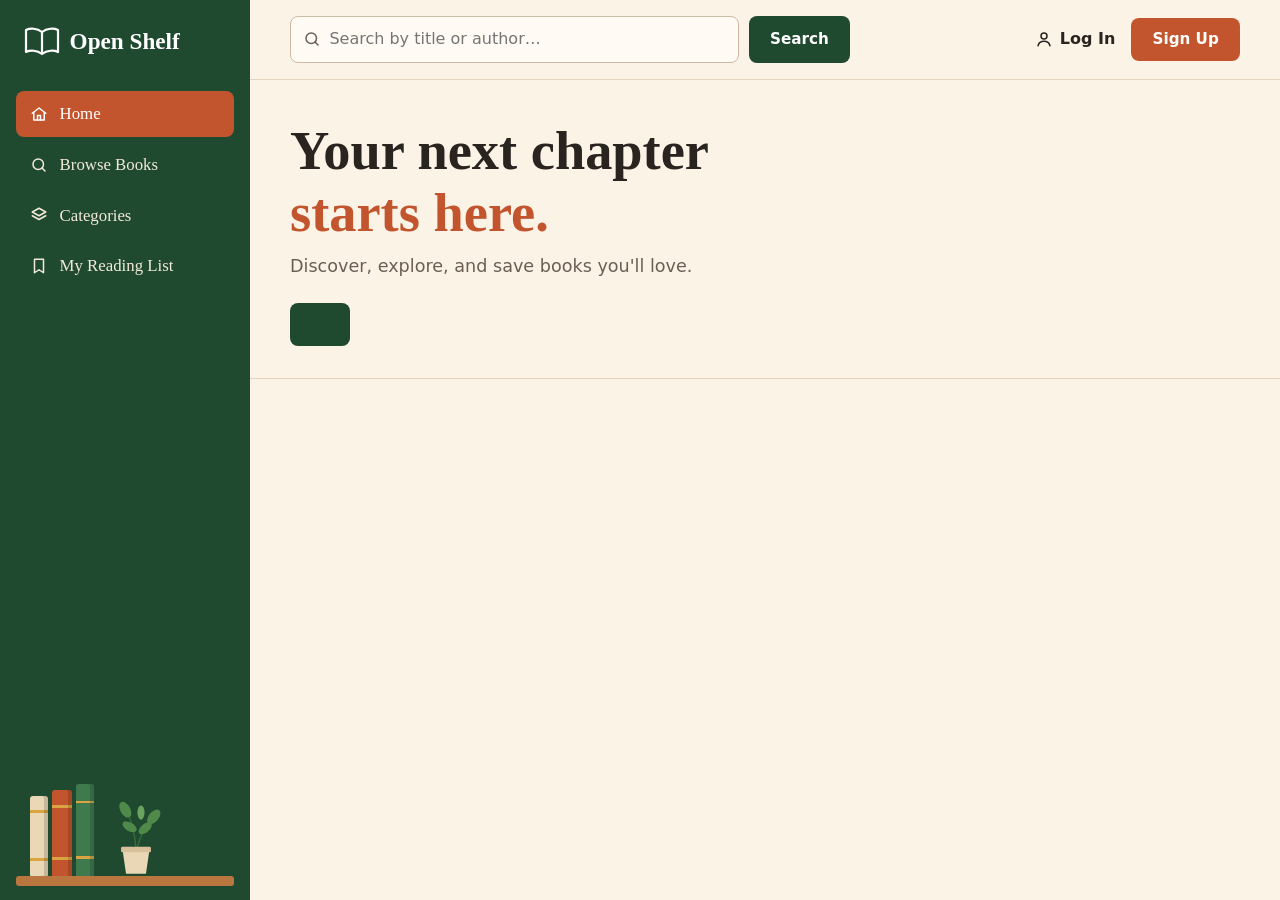
<file: index.html>
<!DOCTYPE html>
<html lang="en">
<head>
  <meta charset="UTF-8">
  <meta name="viewport" content="width=device-width, initial-scale=1.0">
  <title>Open Shelf — Digital Library Catalog</title>
  <meta name="description" content="Open Shelf: browse, search and save books from a digital library catalog.">
  <link rel="stylesheet" href="styles.css">
  <script src="auth.js" defer></script>
  <script src="search.js" defer></script>
</head>
<body data-page="home">
  <div class="app">

    <!-- ===== Sidebar ===== -->
    <aside class="sidebar">
      <a class="brand" href="index.html">
        <svg class="logo" viewBox="0 0 36 30" fill="none" stroke="currentColor" stroke-width="2.2" stroke-linejoin="round" aria-hidden="true">
          <path d="M18 6C13 2 6 2 2 4v22c4-2 11-2 16 2 5-4 12-4 16-2V4c-4-2-11-2-16 2z"/><path d="M18 6v22"/>
        </svg>
        Open Shelf
      </a>

      <nav class="side-nav" aria-label="Main">
        <ul>
          <li>
            <a href="index.html" aria-current="page">
              <svg class="icon" viewBox="0 0 24 24" aria-hidden="true"><path d="M3 11l9-7 9 7"/><path d="M5 10v10h14V10"/><path d="M10 20v-6h4v6"/></svg>
              Home
            </a>
          </li>
          <li>
            <a href="#featured">
              <svg class="icon" viewBox="0 0 24 24" aria-hidden="true"><circle cx="11" cy="11" r="7"/><path d="M20 20l-4-4"/></svg>
              Browse Books
            </a>
          </li>
          <li>
            <a href="#categories">
              <svg class="icon" viewBox="0 0 24 24" aria-hidden="true"><path d="M12 3l9 5-9 5-9-5 9-5z"/><path d="M3 13l9 5 9-5"/></svg>
              Categories
            </a>
          </li>
          <li>
            <a href="login.html">
              <svg class="icon" viewBox="0 0 24 24" aria-hidden="true"><path d="M6 3h12v18l-6-4-6 4z"/></svg>
              My Reading List
            </a>
          </li>
        </ul>
      </nav>

      <!-- Decorative shelf -->
      <div class="mini-shelf shelf" aria-hidden="true">
        <span class="book b4"></span>
        <span class="book b3"></span>
        <span class="book b2"></span>
        <svg class="plant" viewBox="0 0 90 110">
          <g fill="#4f8a4a">
            <path d="M45 75C44 55 40 35 30 15" stroke="#3a6b3a" stroke-width="2" fill="none"/>
            <path d="M46 75C50 55 58 40 72 28" stroke="#3a6b3a" stroke-width="2" fill="none"/>
            <ellipse cx="30" cy="18" rx="7" ry="12" transform="rotate(-30 30 18)"/>
            <ellipse cx="36" cy="42" rx="6" ry="11" transform="rotate(-60 36 42)"/>
            <ellipse cx="58" cy="44" rx="6" ry="11" transform="rotate(50 58 44)"/>
            <ellipse cx="70" cy="28" rx="7" ry="12" transform="rotate(40 70 28)"/>
            <ellipse cx="52" cy="22" rx="5" ry="10" fill="#6aa35f"/>
          </g>
          <path d="M26 74h38l-5 34H31z" fill="#e9d7b5"/>
          <rect x="24" y="70" width="42" height="8" rx="2" fill="#d8c19a"/>
        </svg>
      </div>
    </aside>

    <!-- ===== Main column ===== -->
    <div class="main">

      <header class="topbar">
        <!-- Search: search.js sends this to GET /api/books?q=… without reloading the page -->
        <form class="search" action="#featured" role="search" novalidate>
          <div class="search-field">
            <label for="search-input" class="visually-hidden">Search by title or author</label>
            <svg class="icon" viewBox="0 0 24 24" aria-hidden="true"><circle cx="11" cy="11" r="7"/><path d="M20 20l-4-4"/></svg>
            <input id="search-input" type="search" placeholder="Search by title or author…" maxlength="200" autocomplete="off" spellcheck="false" aria-controls="book-results">
          </div>
          <button class="btn btn-primary" type="submit">Search</button>
        </form>

        <!-- Signed out -->
        <div class="top-actions" data-auth-when="signed-out">
          <a class="top-link" href="login.html" data-auth-action="login">
            <svg class="icon" viewBox="0 0 24 24" aria-hidden="true"><circle cx="12" cy="8" r="4"/><path d="M4 21c1-4 4-6 8-6s7 2 8 6"/></svg>
            Log In
          </a>
          <a class="btn btn-accent" href="register.html" data-auth-action="register">Sign Up</a>
        </div>

        <!-- Signed in -->
        <div class="top-actions" data-auth-when="signed-in" hidden>
          <span class="user-chip">
            <svg class="icon" viewBox="0 0 24 24" aria-hidden="true"><circle cx="12" cy="8" r="4"/><path d="M4 21c1-4 4-6 8-6s7 2 8 6"/></svg>
            <span class="visually-hidden">Signed in as</span>
            <span class="user-email" data-auth-field="email"></span>
          </span>
          <button class="btn btn-outline" type="button" data-auth-action="logout">Log Out</button>
        </div>
      </header>

      <p class="auth-message topbar-message" data-auth-message role="alert" hidden></p>

      <main>
        <!-- ===== Hero ===== -->
        <section class="hero" aria-labelledby="hero-title">
          <div>
            <h1 id="hero-title">Your next chapter <span class="accent">starts here.</span></h1>
            <p>Discover, explore, and save books you'll love.</p>
            <div class="hero-actions">
              <a class="btn btn-primary" href="#featured">
                <svg class="icon" viewBox="0 0 24 24" aria-hidden="true"><path d="M12 6C9 4 5 4 2 5v14c3-1 7-1 10 1 3-2 7-2 10-1V5c-3-1-7-1-10
</file>
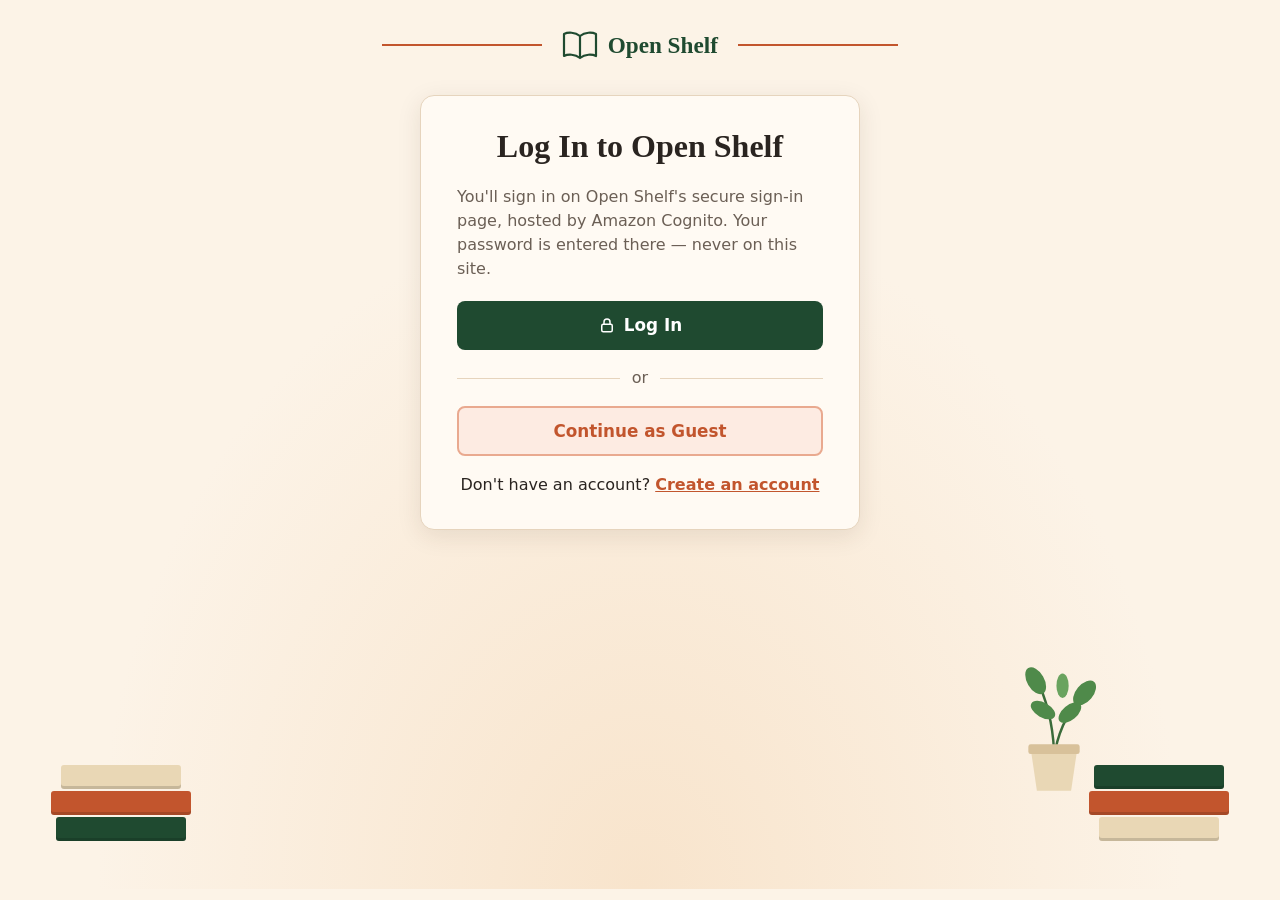
<file: login.html>
<!DOCTYPE html>
<html lang="en">
<head>
  <meta charset="UTF-8">
  <meta name="viewport" content="width=device-width, initial-scale=1.0">
  <!-- This page is the Cognito callback: don't leak ?code= in Referer headers -->
  <meta name="referrer" content="no-referrer">
  <title>Log In — Open Shelf</title>
  <link rel="stylesheet" href="styles.css">
  <script src="auth.js" defer></script>
</head>
<body data-page="login">
  <header class="auth-header">
    <a class="brand" href="index.html">
      <svg class="logo" viewBox="0 0 36 30" fill="none" stroke="currentColor" stroke-width="2.2" stroke-linejoin="round" aria-hidden="true">
        <path d="M18 6C13 2 6 2 2 4v22c4-2 11-2 16 2 5-4 12-4 16-2V4c-4-2-11-2-16 2z"/><path d="M18 6v22"/>
      </svg>
      Open Shelf
    </a>
  </header>

  <main class="auth-stage">
    <!-- Decorative stack, left -->
    <div class="deco deco-left" aria-hidden="true">
      <div class="book-stack">
        <span class="book-flat f3"></span>
        <span class="book-flat f2"></span>
        <span class="book-flat"></span>
      </div>
    </div>

    <section class="auth-card" aria-labelledby="login-title">
      <h1 id="login-title">Log In to Open Shelf</h1>

      <p class="auth-message" data-auth-message role="alert" hidden></p>

      <noscript>
        <p class="auth-message">JavaScript is required to sign in. You can still browse as a guest.</p>
      </noscript>

      <!-- Shown while the authorization code is being exchanged -->
      <div class="auth-status" data-auth-when="processing" role="status" hidden>
        <span class="spinner" aria-hidden="true"></span>
        Signing you in…
      </div>

      <!-- Signed out -->
      <div data-auth-when="signed-out">
        <p class="auth-lead">
          You'll sign in on Open Shelf's secure sign-in page, hosted by Amazon Cognito.
          Your password is entered there — never on this site.
        </p>

        <a class="btn btn-primary btn-block" href="login.html" data-auth-action="login">
          <svg class="icon" viewBox="0 0 24 24" aria-hidden="true"><rect x="5" y="11" width="14" height="10" rx="2"/><path d="M8 11V8a4 4 0 0 1 8 0v3"/></svg>
          Log In
        </a>

        <div class="divider">or</div>

        <a class="btn btn-outline-accent btn-block" href="index.html#featured">Continue as Guest</a>

        <p class="switch-auth">Don't have an account? <a href="register.html" data-auth-action="register">Create an account</a></p>
      </div>

      <!-- Signed in -->
      <div data-auth-when="signed-in" hidden>
        <p class="auth-lead">You're signed in as <strong data-auth-field="email"></strong>.</p>

        <a class="btn btn-primary btn-block" href="index.html#featured">Browse the Catalog</a>

        <div class="divider">or</div>

        <button class="btn btn-outline-accent btn-block" type="button" data-auth-action="logout">Log Out</button>
      </div>
    </section>

    <!-- Decorative stack + plant, right -->
    <div class="deco deco-right" aria-hidden="true">
      <div class="book-stack">
        <span class="book-flat"></span>
        <span class="book-flat f2"></span>
        <span class="book-flat f3"></span>
      </div>
      <svg class="plant" viewBox="0 0 90 110">
        <g fill="#4f8a4a">
          <path d="M45 75C44 55 40 35 30 15" stroke="#3a6b3a" stroke-width="2" fill="none"/>
          <path d="M46 75C50 55 58 40 72 28" stroke="#3a6b3a" stroke-width="2" fill="none"/>
          <ellipse cx="30" cy="18" rx="7" ry="12" transform="rotate(-30 30 18)"/>
          <ellipse cx="36" cy="42" rx="6" ry="11" transform="rotate(-60 36 42)"/>
          <ellipse cx="58" cy="44" rx="6" ry="11" transform="rotate(50 58 44)"/>
          <ellipse cx="70" cy="28" rx="7" ry="12" transform="rotate(40 70 28)"/>
          <ellipse cx="52" cy="22" rx="5" ry="10" fill="#6aa35f"/>
        </g>
        <path d="M26 74h38l-5 34H31z" fill="#e9d7b5"/>
        <rect x="24" y="70" width="42" height="8" rx="2" fill="#d8c19a"/>
      </svg>
    </div>
  </main>
</body>
</html>
</file>
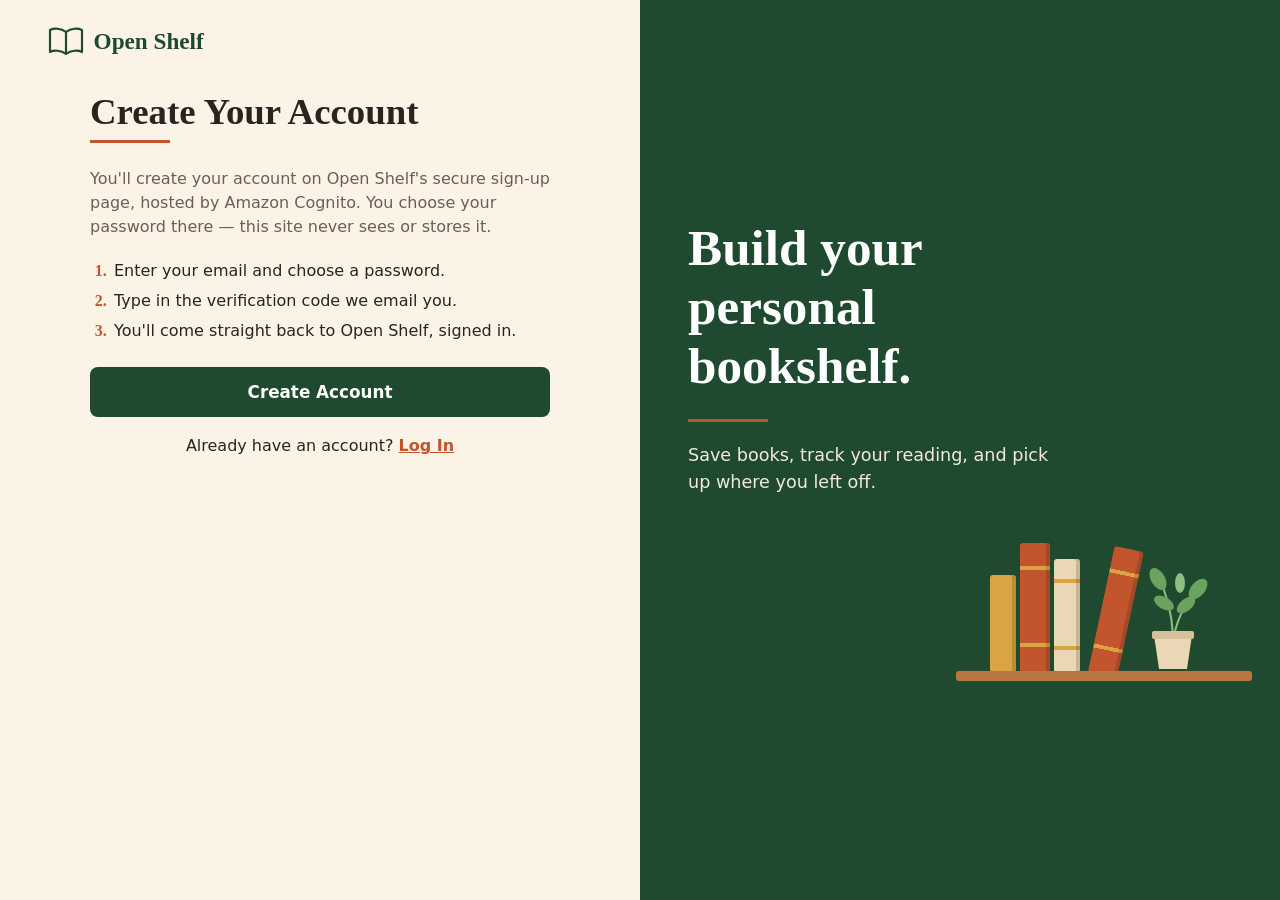
<file: register.html>
<!DOCTYPE html>
<html lang="en">
<head>
  <meta charset="UTF-8">
  <meta name="viewport" content="width=device-width, initial-scale=1.0">
  <title>Create Your Account — Open Shelf</title>
  <link rel="stylesheet" href="styles.css">
  <script src="auth.js" defer></script>
</head>
<body data-page="register">
  <div class="register-layout">

    <!-- ===== Account side ===== -->
    <main class="register-form-side">
      <a class="brand" href="index.html">
        <svg class="logo" viewBox="0 0 36 30" fill="none" stroke="currentColor" stroke-width="2.2" stroke-linejoin="round" aria-hidden="true">
          <path d="M18 6C13 2 6 2 2 4v22c4-2 11-2 16 2 5-4 12-4 16-2V4c-4-2-11-2-16 2z"/><path d="M18 6v22"/>
        </svg>
        Open Shelf
      </a>

      <div class="form-wrap">
        <h1 id="register-title">Create Your Account</h1>
        <hr class="title-rule">

        <p class="auth-message" data-auth-message role="alert" hidden></p>

        <noscript>
          <p class="auth-message">JavaScript is required to create an account.</p>
        </noscript>

        <!-- Signed out -->
        <div data-auth-when="signed-out">
          <p class="auth-lead">
            You'll create your account on Open Shelf's secure sign-up page, hosted by Amazon Cognito.
            You choose your password there — this site never sees or stores it.
          </p>

          <ol class="auth-steps">
            <li>Enter your email and choose a password.</li>
            <li>Type in the verification code we email you.</li>
            <li>You'll come straight back to Open Shelf, signed in.</li>
          </ol>

          <a class="btn btn-primary btn-block" href="register.html" data-auth-action="register">Create Account</a>

          <p class="switch-auth">Already have an account? <a href="login.html" data-auth-action="login">Log In</a></p>
        </div>

        <!-- Signed in -->
        <div data-auth-when="signed-in" hidden>
          <p class="auth-lead">You're already signed in as <strong data-auth-field="email"></strong>.</p>
          <a class="btn btn-primary btn-block" href="index.html#featured">Browse the Catalog</a>
          <p class="switch-auth">Not you? <a href="index.html" data-auth-action="logout">Log out</a></p>
        </div>
      </div>
    </main>

    <!-- ===== Promo side ===== -->
    <aside class="register-promo">
      <h2>Build your personal bookshelf.</h2>
      <hr class="title-rule">
      <p>Save books, track your reading, and pick up where you left off.</p>

      <div class="shelf" aria-hidden="true">
        <span class="book b6"></span>
        <span class="book b3"></span>
        <span class="book b4"></span>
        <span class="book b3 lean"></span>
        <svg class="plant" viewBox="0 0 90 110">
          <g fill="#6aa35f">
            <path d="M45 75C44 55 40 35 30 15" stroke="#8cc07f" stroke-width="2" fill="none"/>
            <path d="M46 75C50 55 58 40 72 28" stroke="#8cc07f" stroke-width="2" fill="none"/>
            <ellipse cx="30" cy="18" rx="7" ry="12" transform="rotate(-30 30 18)"/>
            <ellipse cx="36" cy="42" rx="6" ry="11" transform="rotate(-60 36 42)"/>
            <ellipse cx="58" cy="44" rx="6" ry="11" transform="rotate(50 58 44)"/>
            <ellipse cx="70" cy="28" rx="7" ry="12" transform="rotate(40 70 28)"/>
            <ellipse cx="52" cy="22" rx="5" ry="10" fill="#8cc07f"/>
          </g>
          <path d="M26 74h38l-5 34H31z" fill="#e9d7b5"/>
          <rect x="24" y="70" width="42" height="8" rx="2" fill="#d8c19a"/>
        </svg>
      </div>
    </aside>
  </div>
</body>
</html>
</file>
<file: styles.css>
/* ==========================================================
   Open Shelf — shared stylesheet
   Used by index.html, login.html and register.html
   ========================================================== */

/* ---------- Design tokens ---------- */
:root {
  --green: #1f4a30;
  --green-dark: #1a3d28;
  --green-soft: #dfe8d9;
  --cream: #fcf3e7;
  --cream-deep: #f8e4cc;
  --paper: #fffaf3;
  --rust: #c2552d;
  --rust-dark: #a64522;
  --gold: #d9a441;
  --ink: #2a2420;
  --muted: #6b5f55;
  --line: #e6d4bd;

  --font-head: Georgia, "Iowan Old Style", "Times New Roman", serif;
  --font-body: "Segoe UI", system-ui, -apple-system, Roboto, Arial, sans-serif;

  --radius: 10px;
  --shadow: 0 6px 24px rgba(60, 40, 20, 0.10);
}

/* ---------- Base ---------- */
*,
*::before,
*::after { box-sizing: border-box; }

[hidden] { display: none !important; }

html { scroll-behavior: smooth; }

body {
  margin: 0;
  font-family: var(--font-body);
  color: var(--ink);
  background: var(--cream);
  line-height: 1.5;
}

h1, h2, h3 {
  font-family: var(--font-head);
  line-height: 1.15;
  margin: 0 0 0.5rem;
}

a { color: var(--rust); }
a:hover { color: var(--rust-dark); }

img, svg { display: block; }

.icon {
  width: 18px;
  height: 18px;
  flex-shrink: 0;
  fill: none;
  stroke: currentColor;
  stroke-width: 2;
  stroke-linecap: round;
  stroke-linejoin: round;
}

.visually-hidden {
  position: absolute;
  width: 1px;
  height: 1px;
  overflow: hidden;
  clip: rect(0 0 0 0);
  white-space: nowrap;
}

:focus-visible {
  outline: 3px solid var(--gold);
  outline-offset: 2px;
}

/* ---------- Brand ---------- */
.brand {
  display: inline-flex;
  align-items: center;
  gap: 0.6rem;
  font-family: var(--font-head);
  font-size: 1.45rem;
  font-weight: 700;
  color: var(--green);
  text-decoration: none;
}
.brand:hover { color: var(--green-dark); }
.brand .logo { width: 36px; height: 30px; }

/* ---------- Buttons ---------- */
.btn {
  display: inline-flex;
  align-items: center;
  justify-content: center;
  gap: 0.5rem;
  padding: 0.65rem 1.2rem;
  border: 2px solid transparent;
  border-radius: 8px;
  font: 600 0.95rem var(--font-body);
  text-decoration: none;
  cursor: pointer;
  transition: background 0.15s, color 0.15s, border-color 0.15s;
}
.btn-primary { background: var(--green); color: #fff; }
.btn-primary:hover { background: var(--green-dark); color: #fff; }

.btn-accent { background: var(--rust); color: #fff; }
.btn-accent:hover { background: var(--rust-dark); color: #fff; }

.btn-outline {
  background: var(--paper);
  color: var(--ink);
  border-color: var(--green);
}
.btn-outline:hover { background: var(--green-soft); color: var(--ink); }

.btn-outline-accent {
  background: #fdebe2;
  color: var(--rust);
  border-color: #e9a98f;
}
.btn-outline-accent:hover { background: #fadccf; color: var(--rust-dark); }

.btn-block { width: 100%; padding: 0.8rem 1rem; font-size: 1.05rem; }

.btn[aria-disabled="true"] { opacity: 0.65; cursor: progress; pointer-events: none; }

/* ==========================================================
   HOME PAGE
   ========================================================== */
.app {
  display: grid;
  grid-template-columns: 250px 1fr;
  min-height: 100vh;
}

/* ---------- Sidebar ---------- */
.sidebar {
  position: sticky;
  top: 0;
  height: 100vh;
  display: flex;
  flex-direction: column;
  padding: 1.5rem 1rem;
  background: var(--green);
  color: #f3ead9;
}
.sidebar .brand { color: #fff; margin: 0 0.5rem 2rem; }

.side-nav ul { list-style: none; margin: 0; padding: 0; }
.side-nav li + li { margin-top: 0.3rem; }
.side-nav a {
  display: flex;
  align-items: center;
  gap: 0.75rem;
  padding: 0.65rem 0.85rem;
  border-radius: 8px;
  font-family: var(--font-head);
  font-size: 1.05rem;
  color: #f3ead9;
  text-decoration: none;
}
.side-nav a:hover { background: rgba(255, 255, 255, 0.1); color: #fff; }
.side-nav a[aria-current="page"] { background: var(--rust); color: #fff; }

.sidebar .mini-shelf { margin-top: auto; }

/* ---------- Top bar ---------- */
.main { display: flex; flex-direction: column; min-width: 0; }

.topbar {
  display: flex;
  align-items: center;
  gap: 1rem;
  padding: 1rem 2.5rem;
  border-bottom: 1px solid var(--line);
}
.search {
  display: flex;
  flex: 1;
  gap: 0.6rem;
  max-width: 560px;
}
.search-field {
  position: relative;
  flex: 1;
}
.search-field .icon {
  position: absolute;
  left: 0.8rem;
  top: 50%;
  transform: translateY(-50%);
  color: var(--muted);
}
.search-field input {
  width: 100%;
  padding: 0.65rem 0.9rem 0.65rem 2.4rem;
  border: 1.5px solid #cdbba5;
  border-radius: 8px;
  background: var(--paper);
  font: inherit;
}
.top-actions {
  display: flex;
  align-items: center;
  gap: 1rem;
  margin-left: auto;
}
.top-link {
  display: inline-flex;
  align-items: center;
  gap: 0.4rem;
  color: var(--ink);
  font-weight: 600;
  text-decoration: none;
}
.top-link:hover { color: var(--green); }

/* ---------- Hero ---------- */
.hero {
  display: grid;
  grid-template-columns: 1.1fr 1fr;
  align-items: center;
  gap: 2rem;
  padding: 2.5rem 2.5rem 2rem;
  border-bottom: 1px solid var(--line);
}
.hero h1 { font-size: clamp(2.2rem, 4.5vw, 3.4rem); }
.hero h1 .accent { display: block; color: var(--rust); }
.hero p { margin: 0 0 1.5rem; font-size: 1.1rem; color: var(--muted); }
.hero-actions { display: flex; flex-wrap: wrap; gap: 0.8rem; }

.hero-art {
  position: relative;
  display: flex;
  align-items: flex-end;
  justify-content: center;
  min-height: 240px;
  border-radius: 200px 200px 0 0;
  background: var(--cream-deep);
}

/* ---------- Decorative shelf (shared) ---------- */
.shelf {
  position: relative;
  display: flex;
  align-items: flex-end;
  gap: 4px;
  padding: 0 14px;
}
.shelf::after {               /* the wooden plank */
  content: "";
  position: absolute;
  left: 0;
  right: 0;
  bottom: -10px;
  height: 10px;
  border-radius: 3px;
  background: #b9773f;
}
.book {
  width: 26px;
  height: 120px;
  border-radius: 3px 3px 1px 1px;
  background: var(--green);
  box-shadow: inset -4px 0 rgba(0, 0, 0, 0.15);
  background-image: linear-gradient(transparent 18%, var(--gold) 18%, var(--gold) 21%,
                    transparent 21%, transparent 78%, var(--gold) 78%, var(--gold) 81%, transparent 81%);
}
.book.b2 { background-color: #3f7a4f; height: 136px; }
.book.b3 { background-color: var(--rust); height: 128px; width: 30px; }
.book.b4 { background-color: #e9d7b5; height: 112px; }
.book.b5 { background-color: #8a3b22; height: 104px; }
.book.b6 { background-color: var(--gold); height: 96px; }
.book.lean { transform: rotate(12deg); transform-origin: bottom left; margin-left: 4px; }

.book-stack { display: flex; flex-direction: column; align-items: center; margin-left: 10px; }
.book-flat {
  width: 96px;
  height: 18px;
  margin-top: 2px;
  border-radius: 3px;
  background: var(--green);
  box-shadow: inset 0 -3px rgba(0, 0, 0, 0.15);
}
.book-flat.f2 { width: 104px; background: var(--rust); }
.book-flat.f3 { width: 90px; background: #e9d7b5; }

.plant { width: 90px; height: 110px; margin-left: 6px; }

.hero-art .shelf { margin-bottom: 30px; }
.mini-shelf .book { width: 18px; height: 80px; }
.mini-shelf .book.b2 { height: 92px; }
.mini-shelf .book.b3 { height: 86px; width: 20px; }
.mini-shelf .plant { width: 64px; height: 80px; }

/* ---------- Guest banner (shown when #featured is targeted) ---------- */
.guest-note {
  display: none;
  margin: 0 0 1.25rem;
  padding: 0.75rem 1rem;
  border-left: 4px solid var(--green);
  border-radius: 6px;
  background: var(--green-soft);
  color: var(--green-dark);
}
#featured:target .guest-note { display: block; }

/* ---------- Featured books ---------- */
.featured,
.categories { padding: 2rem 2.5rem; scroll-margin-top: 1rem; }
.section-head {
  display: flex;
  align-items: baseline;
  justify-content: space-between;
  gap: 1rem;
  margin-bottom: 1.25rem;
}
.section-head h2 { font-size: 1.9rem; margin: 0; }
.section-head p { margin: 0; color: var(--muted); }

.book-grid {
  display: grid;
  grid-template-columns: repeat(auto-fill, minmax(140px, 1fr));
  gap: 1.25rem;
  margin: 0;
  padding: 0;
  list-style: none;
}
.book-card {
  height: 100%;
  padding: 0.9rem;
  border: 1px solid var(--line);
  border-radius: var(--radius);
  background: var(--paper);
  transition: transform 0.15s, box-shadow 0.15s;
}
.book-card:hover { transform: translateY(-3px); box-shadow: var(--shadow); }
.book-card h3 { margin: 0.8rem 0 0.2rem; font-size: 1.05rem; }
.book-card .author { margin: 0 0 0.6rem; font-size: 0.9rem; color: var(--muted); }

.cover {
  display: grid;
  place-items: center;
  aspect-ratio: 4 / 5;
  border: 2px solid rgba(0, 0, 0, 0.12);
  border-radius: 8px;
  overflow: hidden;
}
.cover svg { width: 100%; height: 100%; }
.cover-java    { background: #cfe0c6; }
.cover-sky     { background: #3b3f86; }
.cover-history { background: #f6dfbd; }
.cover-advjava { background: #b9d1ad; }
.cover-web     { background: #f3b06b; }
.cover-garden  { background: #e9c9c0; }

.tag {
  display: inline-block;
  padding: 0.15rem 0.55rem;
  border-radius: 4px;
  background: var(--rust);
  color: #fff;
  font-size: 0.75rem;
  font-weight: 600;
}
.tag.science { background: #3b3f86; }
.tag.history { background: #8a6a2f; }
.tag.fiction { background: #3f7a4f; }

/* ---------- Search results ---------- */
.search-status {
  display: flex;
  align-items: center;
  gap: 0.6rem;
  margin: 0 0 1.25rem;
  color: var(--muted);
}
.search-error {
  margin: 0 0 1.25rem;
  padding: 0.75rem 1rem;
  border-left: 4px solid var(--rust);
  border-radius: 6px;
  background: #fdebe2;
  color: var(--rust-dark);
}
.is-loading .book-grid { opacity: 0.55; transition: opacity 0.15s; }

.book-card .book-meta { margin: -0.4rem 0 0.5rem; font-size: 0.82rem; color: var(--muted); }
.book-card .book-desc {
  display: -webkit-box;
  margin: 0 0 0.7rem;
  overflow: hidden;
  font-size: 0.85rem;
  color: var(--ink);
  -webkit-line-clamp: 3;
  -webkit-box-orient: vertical;
}

/* Styled fallback cover for API books (no cover images) */
.cover-fallback {
  position: relative;
  align-content: center;
  gap: 0.6rem;
  background-image: linear-gradient(90deg, rgba(0, 0, 0, 0.10) 0 8%, transparent 8%);
}
.cover-fallback .cover-initial {
  font-family: var(--font-head);
  font-size: 3rem;
  font-weight: 700;
  line-height: 1;
}
.cover-fallback .cover-rule {
  justify-self: center;
  width: 40%;
  height: 3px;
  border-radius: 2px;
  background: currentColor;
  opacity: 0.7;
}
.cover-fallback.tone-0 { background-color: #cfe0c6; color: #2f5e3c; }
.cover-fallback.tone-1 { background-color: #f6dfbd; color: #8a6a2f; }
.cover-fallback.tone-2 { background-color: #e9c9c0; color: var(--rust-dark); }
.cover-fallback.tone-3 { background-color: #3b3f86; color: #f5d77a; }
.cover-fallback.tone-4 { background-color: #f3b06b; color: #8a3b22; }
.cover-fallback.tone-5 { background-color: var(--green); color: #f3ead9; }

/* ---------- Categories ---------- */
.chip-list {
  display: flex;
  flex-wrap: wrap;
  gap: 0.75rem;
  margin: 0;
  padding: 0;
  list-style: none;
}
.chip {
  display: inline-block;
  padding: 0.5rem 1rem;
  border: 1.5px solid var(--green);
  border-radius: 999px;
  background: var(--paper);
  color: var(--green);
  font-weight: 600;
}

.site-footer {
  margin-top: auto;
  padding: 1.25rem 2.5rem;
  border-top: 1px solid var(--line);
  color: var(--muted);
  font-size: 0.9rem;
}

/* ==========================================================
   AUTH PAGES (Login + Register)
   ========================================================== */

/* ---------- Shared auth elements ---------- */
.auth-lead { margin: 0 0 1.25rem; color: var(--muted); }
.auth-lead strong { color: var(--ink); word-break: break-all; }

.divider {
  display: flex;
  align-items: center;
  gap: 0.75rem;
  margin: 1rem 0;
  color: var(--muted);
}
.divider::before,
.divider::after { content: ""; flex: 1; height: 1px; background: var(--line); }

.switch-auth { margin: 1.1rem 0 0; text-align: center; }
.switch-auth a { font-weight: 700; }

/* Error / info message filled in by auth.js (text only) */
.auth-message {
  margin: 0 0 1.25rem;
  padding: 0.75rem 1rem;
  border-left: 4px solid var(--rust);
  border-radius: 6px;
  background: #fdebe2;
  color: var(--rust-dark);
}
.topbar-message { margin: 1rem 2.5rem 0; }

/* "Signing you in…" */
.auth-status {
  display: flex;
  align-items: center;
  justify-content: center;
  gap: 0.75rem;
  padding: 1.5rem 0;
  font-family: var(--font-head);
  font-size: 1.15rem;
  color: var(--green);
}
.spinner {
  width: 22px;
  height: 22px;
  border: 3px solid var(--green-soft);
  border-top-color: var(--green);
  border-radius: 50%;
  animation: spin 0.8s linear infinite;
}
@keyframes spin { to { transform: rotate(360deg); } }

.auth-steps { margin: 0 0 1.5rem; padding-left: 1.3rem; }
.auth-steps li { margin-bottom: 0.4rem; padding-left: 0.2rem; }
.auth-steps li::marker { color: var(--rust); font-family: var(--font-head); font-weight: 700; }

/* Signed-in chip in the home top bar */
.user-chip {
  display: inline-flex;
  align-items: center;
  gap: 0.4rem;
  min-width: 0;
  font-weight: 600;
  color: var(--green);
}
.user-email {
  max-width: 220px;
  overflow: hidden;
  text-overflow: ellipsis;
  white-space: nowrap;
}

/* ---------- Login ---------- */
.auth-header {
  display: flex;
  align-items: center;
  justify-content: center;
  gap: 1.25rem;
  padding: 1.75rem 1rem 1rem;
}
.auth-header::before,
.auth-header::after {
  content: "";
  width: min(160px, 18vw);
  height: 2px;
  background: var(--rust);
}

.auth-stage {
  position: relative;
  display: flex;
  justify-content: center;
  align-items: flex-start;
  min-height: calc(100vh - 90px);
  padding: 1rem 1rem 3rem;
  background: radial-gradient(ellipse at 50% 100%, var(--cream-deep) 0%, var(--cream) 60%);
  overflow: hidden;
}
.auth-card {
  position: relative;
  z-index: 1;
  width: 100%;
  max-width: 440px;
  padding: 2rem 2.25rem;
  border: 1px solid var(--line);
  border-radius: 14px;
  background: var(--paper);
  box-shadow: var(--shadow);
}
.auth-card h1 { font-size: 2rem; text-align: center; margin-bottom: 1.25rem; }

.deco {
  position: absolute;
  bottom: 3rem;
  display: flex;
  align-items: flex-end;
}
.deco-left  { left: 4%; }
.deco-right { right: 4%; flex-direction: row-reverse; }
.deco .book-stack { margin: 0; }
.deco .book-flat { width: 130px; height: 24px; }
.deco .book-flat.f2 { width: 140px; }
.deco .book-flat.f3 { width: 120px; }
.deco .plant { width: 110px; height: 150px; margin: 0 -20px 40px; }

/* ---------- Register ---------- */
.register-layout {
  display: grid;
  grid-template-columns: 1fr 1fr;
  min-height: 100vh;
}
.register-form-side {
  display: flex;
  flex-direction: column;
  padding: 1.5rem 3rem 2.5rem;
}
.register-form-side .form-wrap {
  width: 100%;
  max-width: 460px;
  margin: 2rem auto 0;
}
.register-form-side h1 { font-size: 2.3rem; margin-bottom: 0.4rem; }
.title-rule {
  width: 80px;
  height: 3px;
  margin: 0 0 1.5rem;
  border: 0;
  background: var(--rust);
}

.register-promo {
  display: flex;
  flex-direction: column;
  justify-content: center;
  padding: 3rem;
  background: var(--green);
  color: #f3ead9;
}
.register-promo h2 {
  max-width: 12ch;
  font-size: clamp(2.2rem, 4vw, 3.2rem);
  color: #fff;
}
.register-promo .title-rule { margin: 1rem 0 1.25rem; }
.register-promo p { max-width: 34ch; margin: 0 0 3rem; font-size: 1.1rem; }
.register-promo .shelf { align-self: flex-end; margin-bottom: 10px; }
.register-promo .shelf::after { left: -20px; right: -20px; }

/* ==========================================================
   Responsive
   ========================================================== */
@media (max-width: 900px) {
  .app { grid-template-columns: 1fr; }
  .sidebar {
    position: static;
    height: auto;
    flex-direction: row;
    flex-wrap: wrap;
    align-items: center;
    gap: 0.75rem;
    padding: 1rem;
  }
  .sidebar .brand { margin: 0 1rem 0 0; }
  .side-nav ul { display: flex; flex-wrap: wrap; gap: 0.3rem; }
  .side-nav li + li { margin-top: 0; }
  .sidebar .mini-shelf { display: none; }

  .topbar { flex-wrap: wrap; padding: 1rem 1.25rem; }
  .search { max-width: none; flex-basis: 100%; }
  .top-actions { margin-left: 0; }

  .hero { grid-template-columns: 1fr; padding: 2rem 1.25rem; }
  .hero-art { min-height: 200px; }
  .featured, .categories { padding: 1.5rem 1.25rem; }
  .topbar-message { margin: 1rem 1.25rem 0; }
  .user-email { max-width: 160px; }
  .section-head { flex-direction: column; }

  .deco { display: none; }

  .register-layout { grid-template-columns: 1fr; }
  .register-form-side { padding: 1.25rem 1.25rem 2rem; }
  .register-promo { order: -1; padding: 2rem 1.25rem; }
  .register-promo p { margin-bottom: 1.5rem; }
  .register-promo .shelf { display: none; }
}

@media (prefers-reduced-motion: reduce) {
  html { scroll-behavior: auto; }
  .book-card, .btn { transition: none; }
  .spinner { animation-duration: 2.4s; }
  .is-loading .book-grid { transition: none; }
}
</file>
